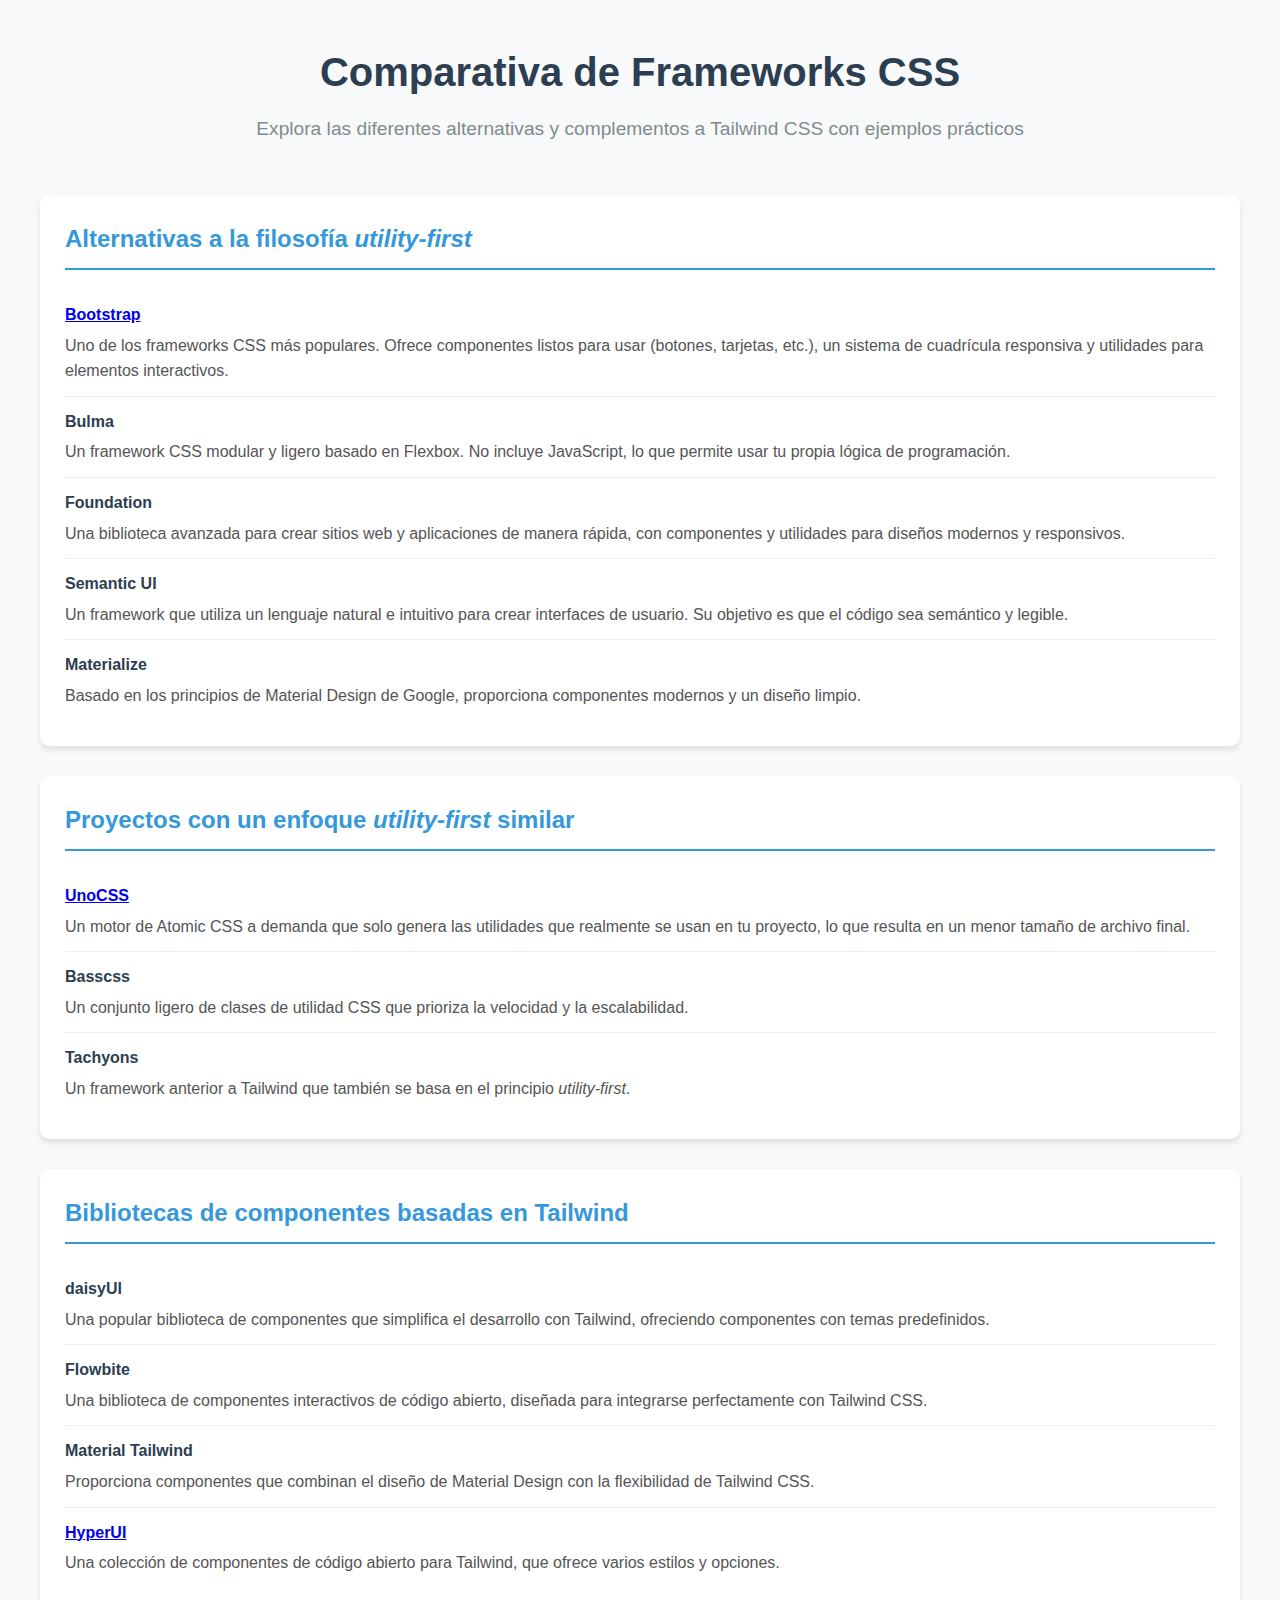
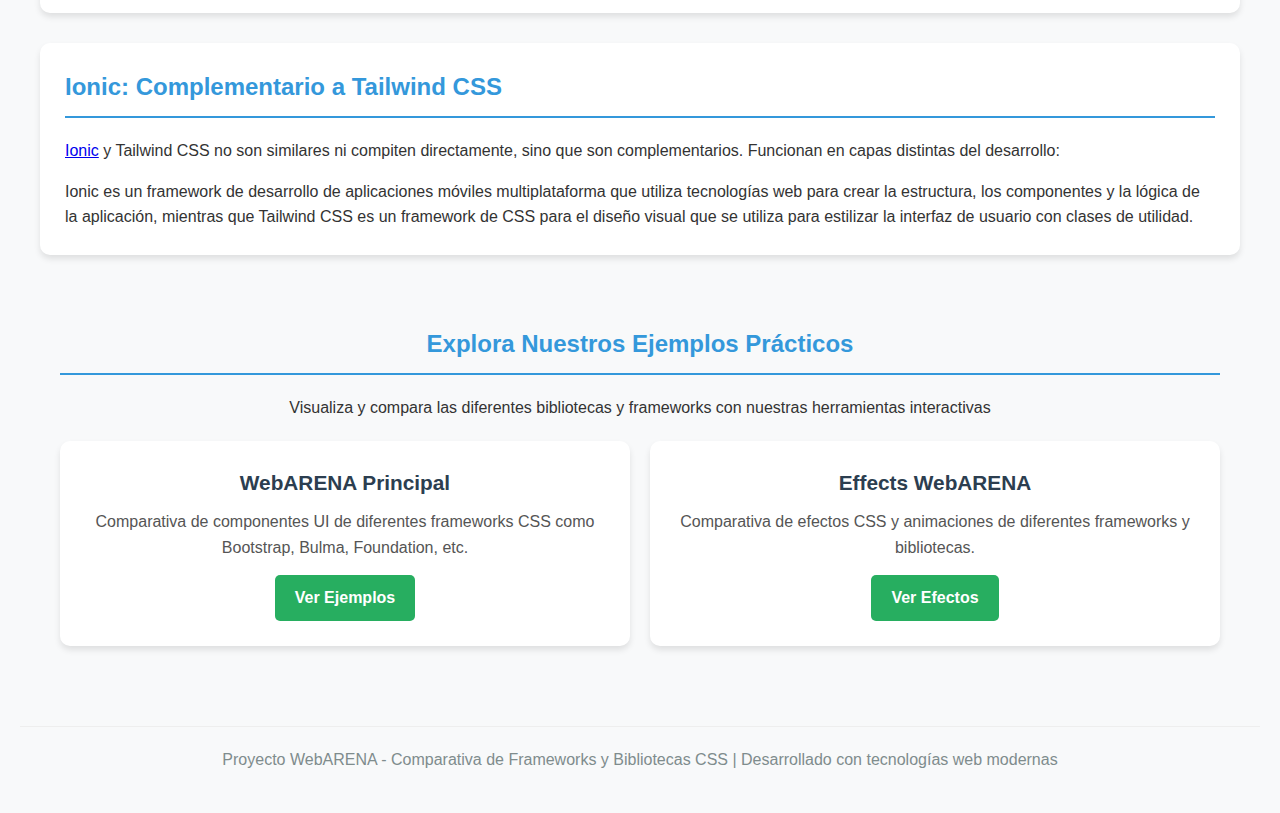
<file: Arena/index.html>
<!DOCTYPE html>
<html lang="es">
<head>
    <meta charset="UTF-8">
    <meta name="viewport" content="width=device-width, initial-scale=1.0">
    <title>Comparativa de Frameworks CSS - WebARENA</title>
    <style>
        * {
            margin: 0;
            padding: 0;
            box-sizing: border-box;
        }
        
        body {
            font-family: 'Segoe UI', Tahoma, Geneva, Verdana, sans-serif;
            line-height: 1.6;
            color: #333;
            background-color: #f8f9fa;
            padding: 20px;
        }
        
        header {
            text-align: center;
            margin-bottom: 30px;
            padding: 20px;
        }
        
        h1 {
            font-size: 2.5rem;
            color: #2c3e50;
            margin-bottom: 10px;
        }
        
        .subtitle {
            font-size: 1.2rem;
            color: #7f8c8d;
            max-width: 800px;
            margin: 0 auto;
        }
        
        .container {
            max-width: 1200px;
            margin: 0 auto;
        }
        
        .section {
            background: white;
            border-radius: 10px;
            box-shadow: 0 4px 6px rgba(0, 0, 0, 0.1);
            padding: 25px;
            margin-bottom: 30px;
        }
        
        h2 {
            color: #3498db;
            border-bottom: 2px solid #3498db;
            padding-bottom: 10px;
            margin-bottom: 20px;
        }
        
        .framework-list {
            list-style: none;
        }
        
        .framework-list li {
            padding: 12px 0;
            border-bottom: 1px solid #eee;
        }
        
        .framework-list li:last-child {
            border-bottom: none;
        }
        
        .framework-name {
            font-weight: bold;
            color: #2c3e50;
        }
        
        .framework-description {
            margin-top: 5px;
            color: #555;
        }
        
        .links {
            margin-top: 15px;
        }
        
        .link-item {
            display: inline-block;
            margin-right: 15px;
            margin-bottom: 10px;
            padding: 8px 15px;
            background-color: #3498db;
            color: white;
            text-decoration: none;
            border-radius: 5px;
            transition: background-color 0.3s;
        }
        
        .link-item:hover {
            background-color: #2980b9;
        }
        
        .examples-section {
            text-align: center;
            padding: 40px 20px;
        }
        
        .examples-grid {
            display: grid;
            grid-template-columns: repeat(auto-fit, minmax(250px, 1fr));
            gap: 20px;
            margin-top: 20px;
        }
        
        .example-card {
            background: white;
            border-radius: 10px;
            box-shadow: 0 4px 6px rgba(0, 0, 0, 0.1);
            padding: 25px;
            transition: transform 0.3s, box-shadow 0.3s;
        }
        
        .example-card:hover {
            transform: translateY(-5px);
            box-shadow: 0 8px 15px rgba(0, 0, 0, 0.2);
        }
        
        .example-title {
            font-size: 1.3rem;
            color: #2c3e50;
            margin-bottom: 10px;
        }
        
        .example-description {
            color: #555;
            margin-bottom: 15px;
        }
        
        .example-link {
            display: inline-block;
            padding: 10px 20px;
            background-color: #27ae60;
            color: white;
            text-decoration: none;
            border-radius: 5px;
            font-weight: bold;
        }
        
        .example-link:hover {
            background-color: #219653;
        }
        
        footer {
            text-align: center;
            margin-top: 40px;
            padding: 20px;
            color: #7f8c8d;
            border-top: 1px solid #eee;
        }
        
        @media (max-width: 768px) {
            .examples-grid {
                grid-template-columns: 1fr;
            }
            
            h1 {
                font-size: 2rem;
            }
        }
    </style>
</head>
<body>
    <header>
        <h1>Comparativa de Frameworks CSS</h1>
        <p class="subtitle">Explora las diferentes alternativas y complementos a Tailwind CSS con ejemplos prácticos</p>
    </header>
    
    <div class="container">
        <section class="section">
            <h2>Alternativas a la filosofía <em>utility-first</em></h2>
            <ul class="framework-list">
                <li>
                    <span class="framework-name"><a href="https://getbootstrap.com/" target="_blank">Bootstrap</a></span>
                    <div class="framework-description">
                        Uno de los frameworks CSS más populares. Ofrece componentes listos para usar (botones, tarjetas, etc.), 
                        un sistema de cuadrícula responsiva y utilidades para elementos interactivos.
                    </div>
                </li>
                <li>
                    <span class="framework-name">Bulma</span>
                    <div class="framework-description">
                        Un framework CSS modular y ligero basado en Flexbox. No incluye JavaScript, 
                        lo que permite usar tu propia lógica de programación.
                    </div>
                </li>
                <li>
                    <span class="framework-name">Foundation</span>
                    <div class="framework-description">
                        Una biblioteca avanzada para crear sitios web y aplicaciones de manera rápida, 
                        con componentes y utilidades para diseños modernos y responsivos.
                    </div>
                </li>
                <li>
                    <span class="framework-name">Semantic UI</span>
                    <div class="framework-description">
                        Un framework que utiliza un lenguaje natural e intuitivo para crear interfaces de usuario. 
                        Su objetivo es que el código sea semántico y legible.
                    </div>
                </li>
                <li>
                    <span class="framework-name">Materialize</span>
                    <div class="framework-description">
                        Basado en los principios de Material Design de Google, proporciona componentes modernos 
                        y un diseño limpio.
                    </div>
                </li>
            </ul>
        </section>
        
        <section class="section">
            <h2>Proyectos con un enfoque <em>utility-first</em> similar</h2>
            <ul class="framework-list">
                <li>
                    <span class="framework-name"><a href="https://unocss.dev/" target="_blank">UnoCSS</a></span>
                    <div class="framework-description">
                        Un motor de Atomic CSS a demanda que solo genera las utilidades que realmente se usan en tu proyecto, 
                        lo que resulta en un menor tamaño de archivo final.
                    </div>
                </li>
                <li>
                    <span class="framework-name">Basscss</span>
                    <div class="framework-description">
                        Un conjunto ligero de clases de utilidad CSS que prioriza la velocidad y la escalabilidad.
                    </div>
                </li>
                <li>
                    <span class="framework-name">Tachyons</span>
                    <div class="framework-description">
                        Un framework anterior a Tailwind que también se basa en el principio <em>utility-first</em>.
                    </div>
                </li>
            </ul>
        </section>
        
        <section class="section">
            <h2>Bibliotecas de componentes basadas en Tailwind</h2>
            <ul class="framework-list">
                <li>
                    <span class="framework-name">daisyUI</span>
                    <div class="framework-description">
                        Una popular biblioteca de componentes que simplifica el desarrollo con Tailwind, 
                        ofreciendo componentes con temas predefinidos.
                    </div>
                </li>
                <li>
                    <span class="framework-name">Flowbite</span>
                    <div class="framework-description">
                        Una biblioteca de componentes interactivos de código abierto, diseñada para integrarse 
                        perfectamente con Tailwind CSS.
                    </div>
                </li>
                <li>
                    <span class="framework-name">Material Tailwind</span>
                    <div class="framework-description">
                        Proporciona componentes que combinan el diseño de Material Design con la flexibilidad de Tailwind CSS.
                    </div>
                </li>
                <li>
                    <span class="framework-name"><a href="https://www.hyperui.dev/" target="_blank">HyperUI</a></span>
                    <div class="framework-description">
                        Una colección de componentes de código abierto para Tailwind, que ofrece varios estilos y opciones.
                    </div>
                </li>
            </ul>
        </section>
        
        <section class="section">
            <h2>Ionic: Complementario a Tailwind CSS</h2>
            <p>
                <a href="https://ionicframework.com/" target="_blank">Ionic</a> y Tailwind CSS no son similares ni compiten directamente, 
                sino que son complementarios. Funcionan en capas distintas del desarrollo:
            </p>
            <p style="margin-top: 15px;">
                Ionic es un framework de desarrollo de aplicaciones móviles multiplataforma que utiliza tecnologías web para crear 
                la estructura, los componentes y la lógica de la aplicación, mientras que Tailwind CSS es un framework de CSS 
                para el diseño visual que se utiliza para estilizar la interfaz de usuario con clases de utilidad.
            </p>
        </section>
        
        <section class="examples-section">
            <h2>Explora Nuestros Ejemplos Prácticos</h2>
            <p>Visualiza y compara las diferentes bibliotecas y frameworks con nuestras herramientas interactivas</p>
            
            <div class="examples-grid">
                <div class="example-card">
                    <h3 class="example-title">WebARENA Principal</h3>
                    <p class="example-description">
                        Comparativa de componentes UI de diferentes frameworks CSS como Bootstrap, Bulma, Foundation, etc.
                    </p>
                    <a href="./WebARENA/index.html" class="example-link" target="_blank">Ver Ejemplos</a>
                </div>
                
                <div class="example-card">
                    <h3 class="example-title">Effects WebARENA</h3>
                    <p class="example-description">
                        Comparativa de efectos CSS y animaciones de diferentes frameworks y bibliotecas.
                    </p>
                    <a href="./EffectsWebARENA/index.html" class="example-link" target="_blank">Ver Efectos</a>
                </div>
            </div>
        </section>
    </div>
    
    <footer>
        <p>Proyecto WebARENA - Comparativa de Frameworks y Bibliotecas CSS | Desarrollado con tecnologías web modernas</p>
    </footer>
</body>
</html>
</file>
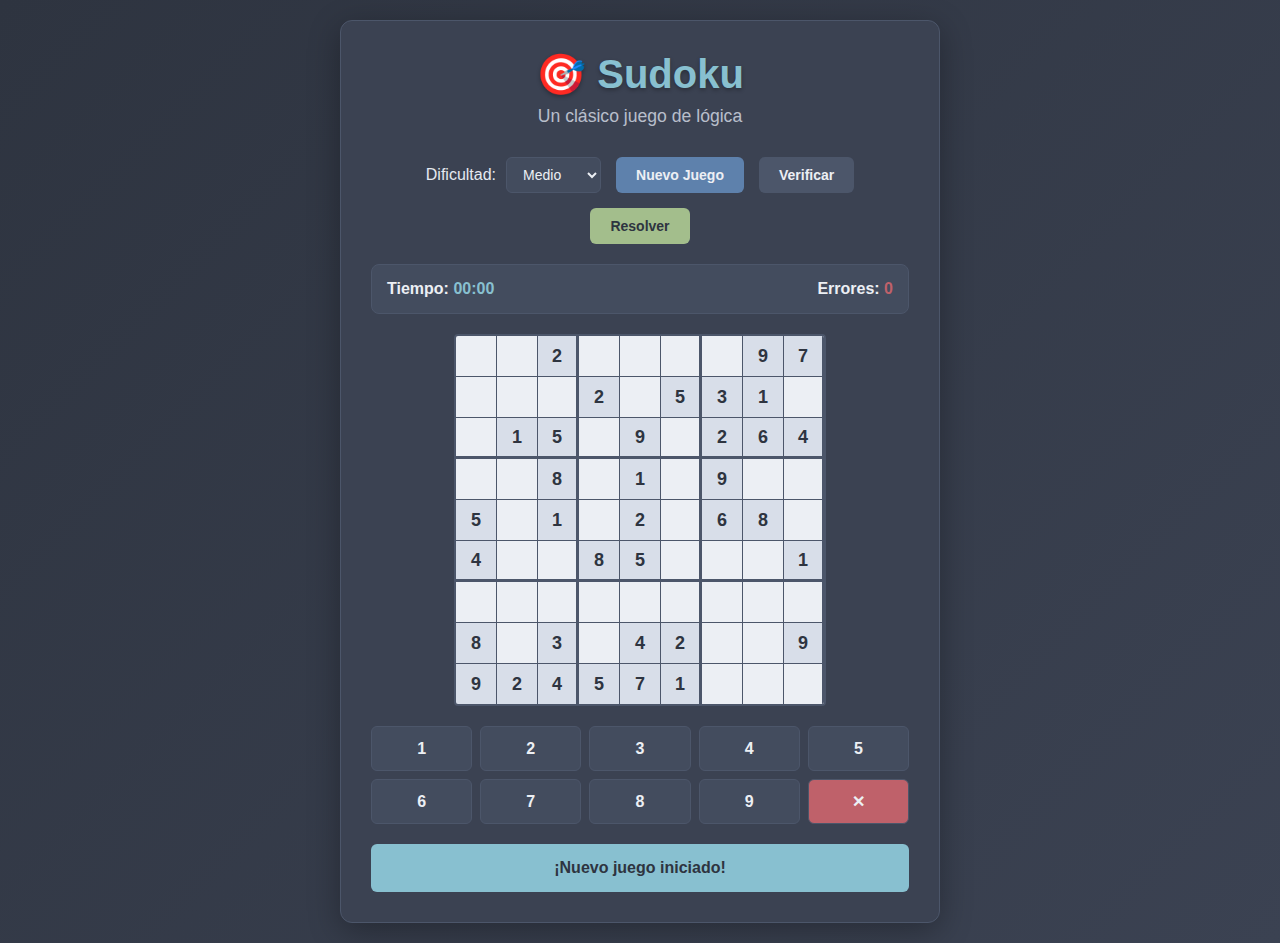
<file: sudoku-nord/index.html>
<!DOCTYPE html>
<html lang="es">
<head>
    <meta charset="UTF-8">
    <meta name="viewport" content="width=device-width, initial-scale=1.0">
    <title>Sudoku - Tema Nord</title>
    <link rel="stylesheet" href="style.css">
</head>
<body>
    <div class="container">
        <header class="header">
            <h1>🎯 Sudoku</h1>
            <p class="subtitle">Un clásico juego de lógica</p>
        </header>

        <div class="game-controls">
            <div class="difficulty-selector">
                <label for="difficulty">Dificultad:</label>
                <select id="difficulty">
                    <option value="easy">Fácil</option>
                    <option value="medium" selected>Medio</option>
                    <option value="hard">Difícil</option>
                    <option value="expert">Experto</option>
                </select>
            </div>
            <button id="new-game" class="btn btn-primary">Nuevo Juego</button>
            <button id="check-solution" class="btn btn-secondary">Verificar</button>
            <button id="solve" class="btn btn-tertiary">Resolver</button>
        </div>

        <div class="game-info">
            <div class="timer">
                <span>Tiempo: </span>
                <span id="time">00:00</span>
            </div>
            <div class="mistakes">
                <span>Errores: </span>
                <span id="mistakes-count">0</span>
            </div>
        </div>

        <div class="sudoku-container">
            <div id="sudoku-board" class="sudoku-board"></div>
        </div>

        <div class="number-selector">
            <button class="number-btn" data-number="1">1</button>
            <button class="number-btn" data-number="2">2</button>
            <button class="number-btn" data-number="3">3</button>
            <button class="number-btn" data-number="4">4</button>
            <button class="number-btn" data-number="5">5</button>
            <button class="number-btn" data-number="6">6</button>
            <button class="number-btn" data-number="7">7</button>
            <button class="number-btn" data-number="8">8</button>
            <button class="number-btn" data-number="9">9</button>
            <button class="number-btn clear" data-number="0">✕</button>
        </div>

        <div class="message" id="message"></div>
    </div>

    <script src="script.js"></script>
</body>
</html>
</file>
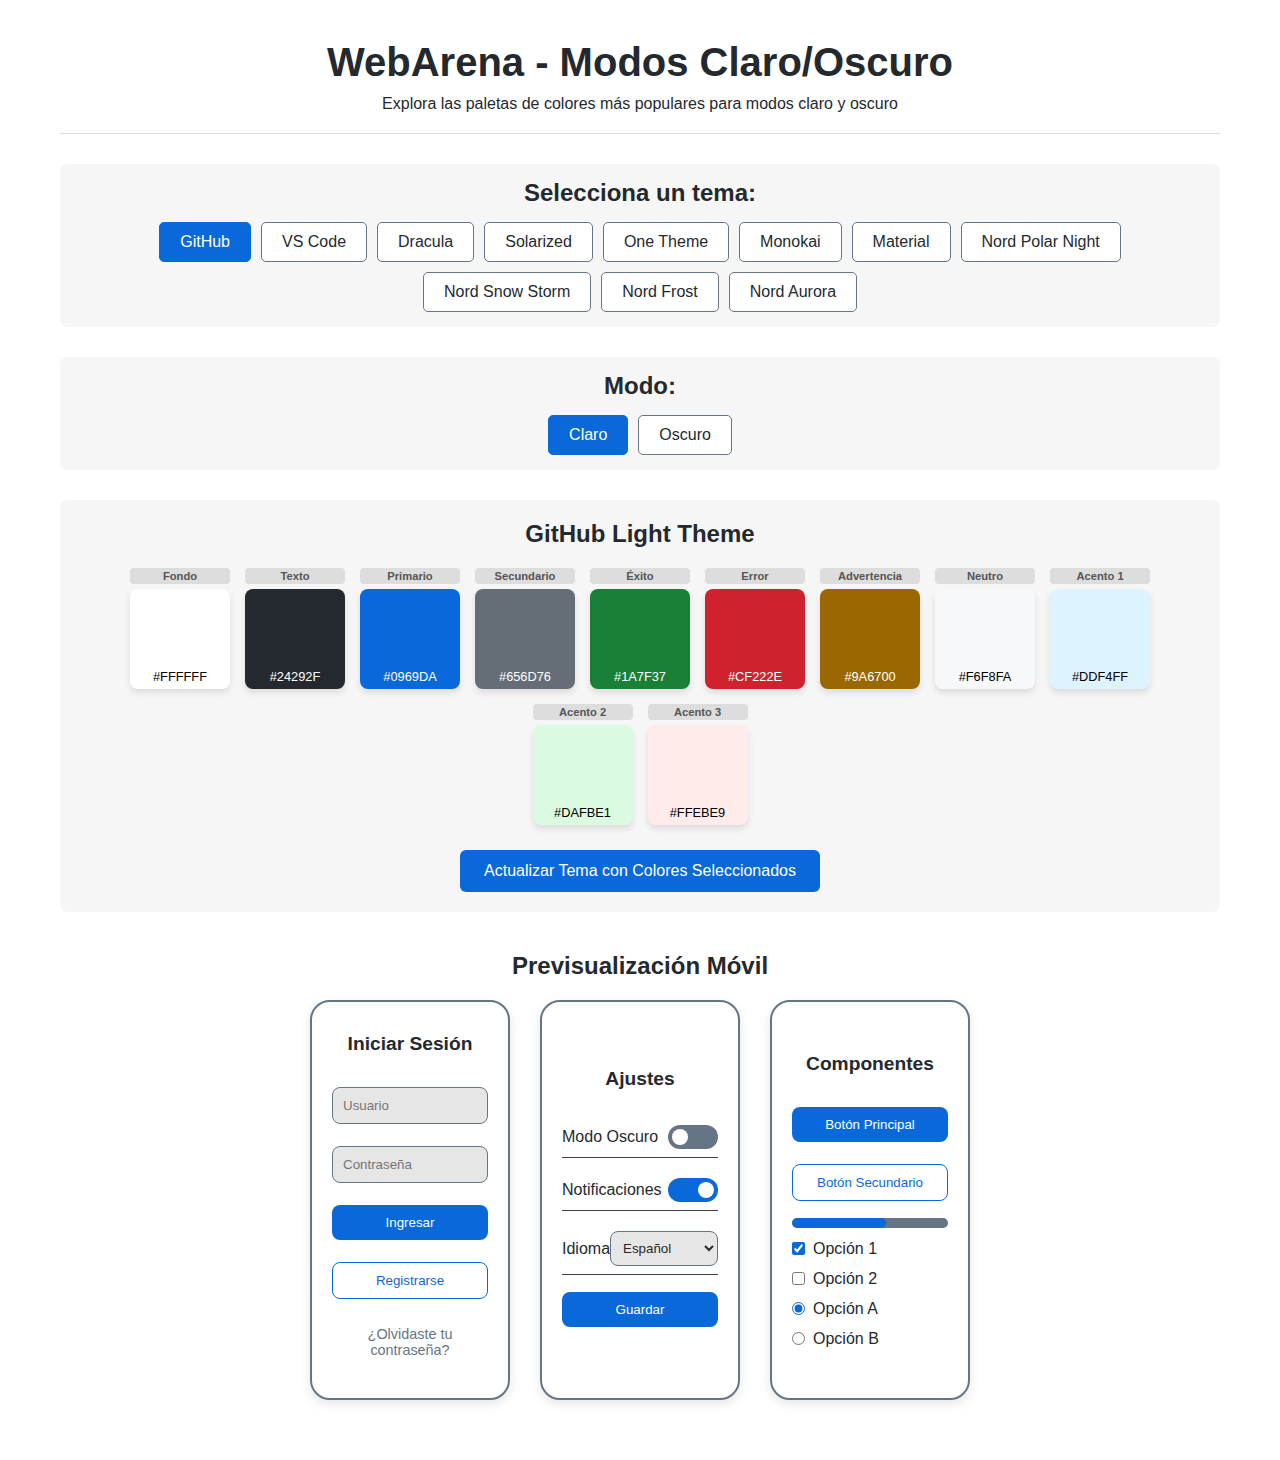
<file: themes/index.html>
<!DOCTYPE html>
<html lang="es">
<head>
    <meta charset="UTF-8">
    <meta name="viewport" content="width=device-width, initial-scale=1.0">
    <title>WebArena - Modos Claro/Oscuro</title>
    <link rel="stylesheet" href="styles.css">
</head>
<body>
    <div class="container">
        <header>
            <h1>WebArena - Modos Claro/Oscuro</h1>
            <p>Explora las paletas de colores más populares para modos claro y oscuro</p>
        </header>

        <div class="theme-selector">
            <h2>Selecciona un tema:</h2>
            <div class="theme-buttons">
                <button class="theme-btn active" data-theme="github">GitHub</button>
                <button class="theme-btn" data-theme="vscode">VS Code</button>
                <button class="theme-btn" data-theme="dracula">Dracula</button>
                <button class="theme-btn" data-theme="solarized">Solarized</button>
                <button class="theme-btn" data-theme="one">One Theme</button>
                <button class="theme-btn" data-theme="monokai">Monokai</button>
                <button class="theme-btn" data-theme="material">Material</button>
                <button class="theme-btn" data-theme="nord_polar_night">Nord Polar Night</button>
                <button class="theme-btn" data-theme="nord_snow_storm">Nord Snow Storm</button>
                <button class="theme-btn" data-theme="nord_frost">Nord Frost</button>
                <button class="theme-btn" data-theme="nord_aurora">Nord Aurora</button>
            </div>
        </div>

        <div class="mode-selector">
            <h2>Modo:</h2>
            <div class="mode-buttons">
                <button class="mode-btn active" data-mode="light">Claro</button>
                <button class="mode-btn" data-mode="dark">Oscuro</button>
            </div>
        </div>

        <main class="palette-display">
            <h2 id="current-theme">GitHub Light Theme</h2>
            <div class="color-palette">
                <!-- Color boxes will be populated by JavaScript -->
            </div>
            <button id="updateThemeBtn" class="update-theme-btn">Actualizar Tema con Colores Seleccionados</button>
        </main>

        <section class="mobile-preview">
            <h2>Previsualización Móvil</h2>
            <div class="mobile-container">
                <div class="mobile-screen login-screen">
                    <div class="mobile-content">
                        <h3>Iniciar Sesión</h3>
                        <input type="text" placeholder="Usuario" class="mobile-input">
                        <input type="password" placeholder="Contraseña" class="mobile-input">
                        <button class="mobile-btn primary-btn">Ingresar</button>
                        <button class="mobile-btn secondary-btn">Registrarse</button>
                        <p class="mobile-text">¿Olvidaste tu contraseña?</p>
                    </div>
                </div>
                <div class="mobile-screen settings-screen">
                    <div class="mobile-content">
                        <h3>Ajustes</h3>
                        <div class="setting-option">
                            <span>Modo Oscuro</span>
                            <div class="toggle-switch">
                                <input type="checkbox" id="darkModeToggle">
                                <label for="darkModeToggle"></label>
                            </div>
                        </div>
                        <div class="setting-option">
                            <span>Notificaciones</span>
                            <div class="toggle-switch">
                                <input type="checkbox" id="notificationToggle" checked>
                                <label for="notificationToggle"></label>
                            </div>
                        </div>
                        <div class="setting-option">
                            <span>Idioma</span>
                            <select class="mobile-select">
                                <option>Español</option>
                                <option>English</option>
                                <option>Français</option>
                            </select>
                        </div>
                        <button class="mobile-btn primary-btn">Guardar</button>
                    </div>
                </div>
                <div class="mobile-screen components-screen">
                    <div class="mobile-content">
                        <h3>Componentes</h3>
                        <button class="mobile-btn primary-btn">Botón Principal</button>
                        <button class="mobile-btn secondary-btn">Botón Secundario</button>
                        <div class="progress-container">
                            <div class="progress-bar" style="width: 60%;"></div>
                        </div>
                        <div class="checkbox-group">
                            <input type="checkbox" id="check1" checked>
                            <label for="check1">Opción 1</label>
                        </div>
                        <div class="checkbox-group">
                            <input type="checkbox" id="check2">
                            <label for="check2">Opción 2</label>
                        </div>
                        <div class="radio-group">
                            <input type="radio" id="radio1" name="radio" checked>
                            <label for="radio1">Opción A</label>
                        </div>
                        <div class="radio-group">
                            <input type="radio" id="radio2" name="radio">
                            <label for="radio2">Opción B</label>
                        </div>
                    </div>
                </div>
            </div>
        </section>

        <div class="color-picker-container" id="colorPickerContainer">
            <h3>Selecciona un nuevo color:</h3>
            <div class="color-options" id="colorOptions">
                <!-- Color options will be populated by JavaScript -->
            </div>
            <div class="custom-color-picker">
                <input type="color" id="customColorPicker">
                <button id="applyCustomColor">Aplicar Color</button>
                <button id="resetColor">Restaurar Color</button>
            </div>
        </div>
    </div>

    <script src="script.js"></script>
</body>
</html>
</file>
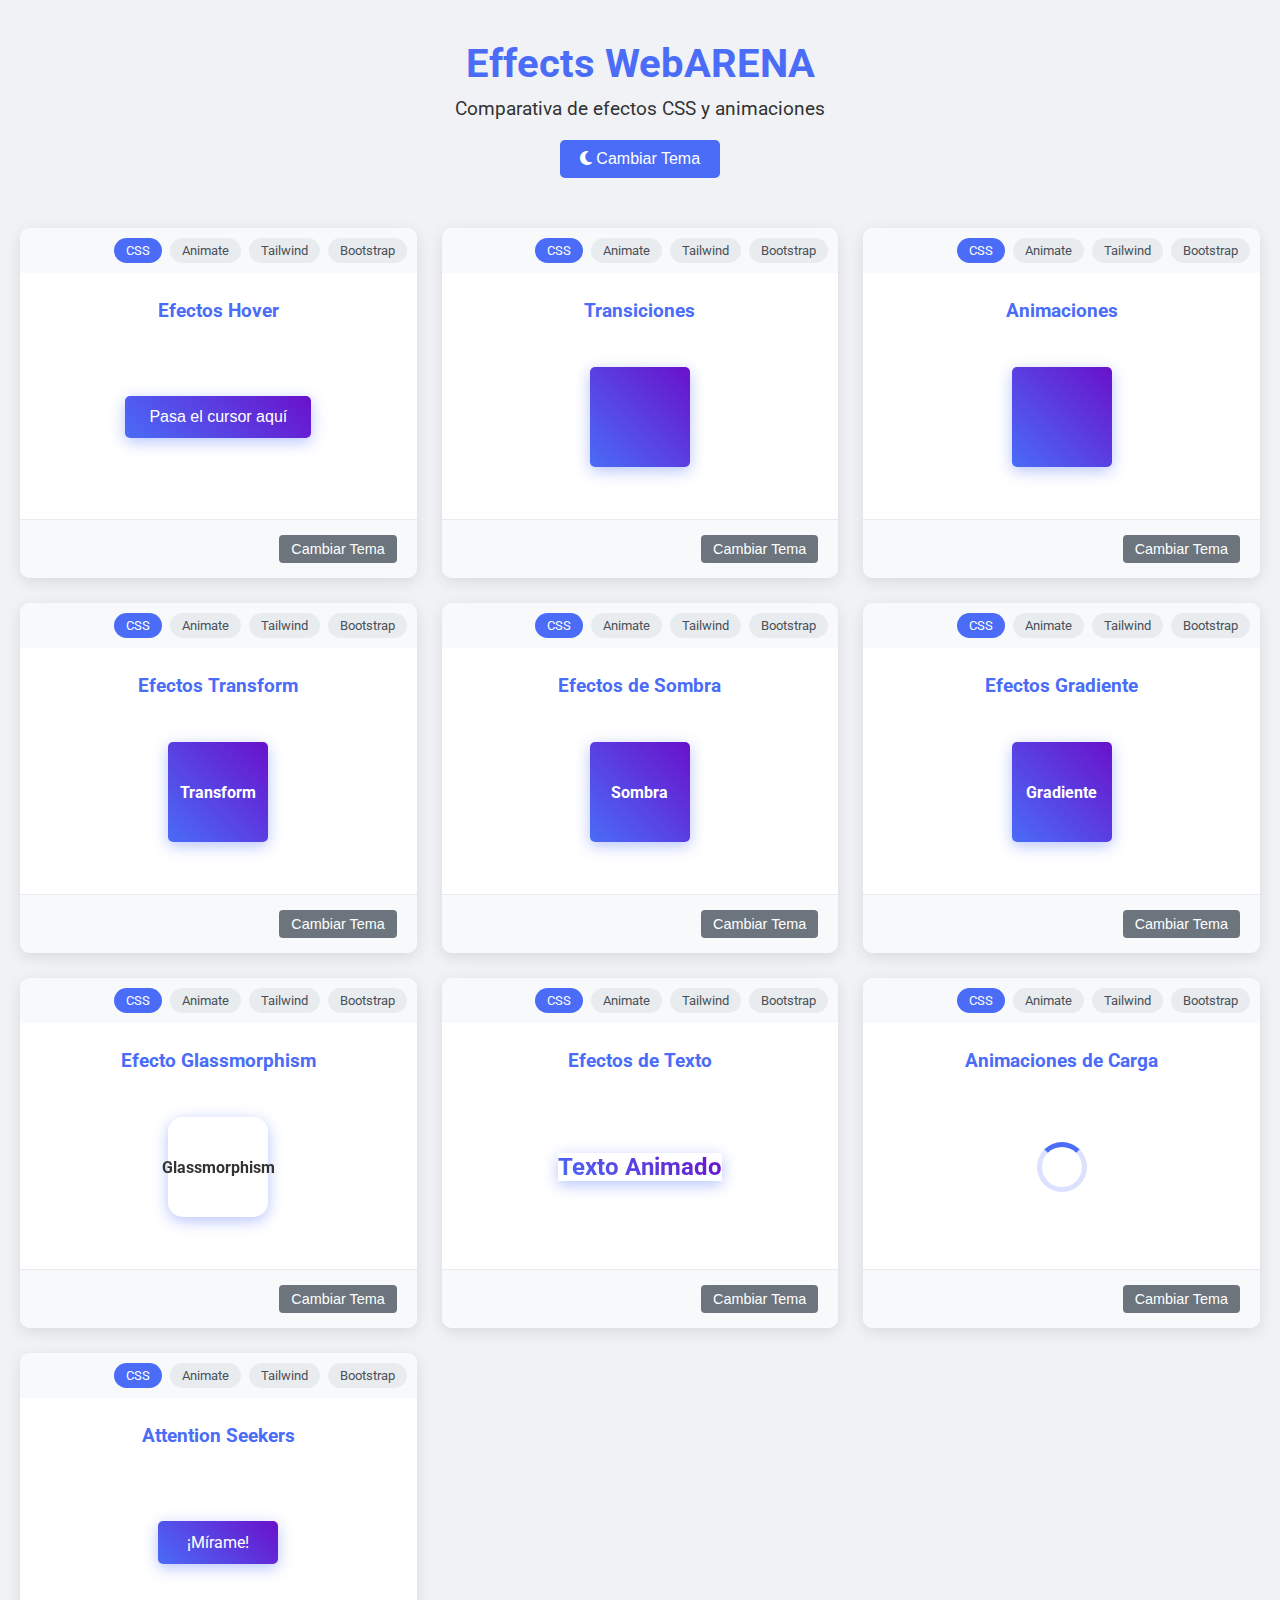
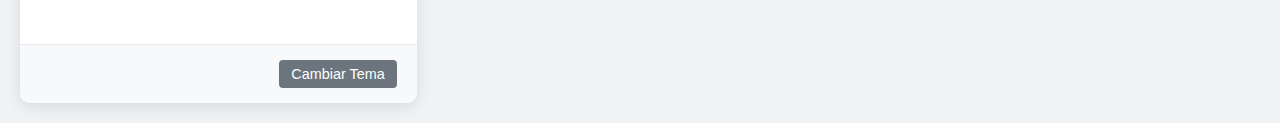
<file: Arena/EffectsWebARENA/index.html>
<!DOCTYPE html>
<html lang="es">
<head>
    <meta charset="UTF-8">
    <meta name="viewport" content="width=device-width, initial-scale=1.0">
    <title>Effects WebARENA - Comparación de Efectos CSS</title>
    <link rel="stylesheet" href="styles.css">
    <link href="https://fonts.googleapis.com/css2?family=Roboto:wght@400;500;700&display=swap" rel="stylesheet">
    <link rel="stylesheet" href="https://cdnjs.cloudflare.com/ajax/libs/font-awesome/6.4.0/css/all.min.css">
</head>
<body>
    <div class="header">
        <h1>Effects WebARENA</h1>
        <p>Comparativa de efectos CSS y animaciones</p>
        <button id="theme-toggle" class="theme-toggle">
            <i class="fas fa-moon"></i> Cambiar Tema
        </button>
    </div>
    
    <div class="container">
        <!-- Hover Effects Card -->
        <div class="card" id="hover-card">
            <div class="framework-icons">
                <span class="framework-icon active" data-framework="default">CSS</span>
                <span class="framework-icon" data-framework="animate">Animate</span>
                <span class="framework-icon" data-framework="tailwind">Tailwind</span>
                <span class="framework-icon" data-framework="bootstrap">Bootstrap</span>
            </div>
            <div class="card-content">
                <h3>Efectos Hover</h3>
                <div class="effect-example">
                    <button class="hover-button effect-btn">Pasa el cursor aquí</button>
                </div>
            </div>
            <div class="card-footer">
                <button class="theme-btn">Cambiar Tema</button>
            </div>
        </div>

        <!-- Transitions Card -->
        <div class="card" id="transition-card">
            <div class="framework-icons">
                <span class="framework-icon active" data-framework="default">CSS</span>
                <span class="framework-icon" data-framework="animate">Animate</span>
                <span class="framework-icon" data-framework="tailwind">Tailwind</span>
                <span class="framework-icon" data-framework="bootstrap">Bootstrap</span>
            </div>
            <div class="card-content">
                <h3>Transiciones</h3>
                <div class="effect-example">
                    <div class="transition-box effect-box"></div>
                </div>
            </div>
            <div class="card-footer">
                <button class="theme-btn">Cambiar Tema</button>
            </div>
        </div>

        <!-- Animations Card -->
        <div class="card" id="animation-card">
            <div class="framework-icons">
                <span class="framework-icon active" data-framework="default">CSS</span>
                <span class="framework-icon" data-framework="animate">Animate</span>
                <span class="framework-icon" data-framework="tailwind">Tailwind</span>
                <span class="framework-icon" data-framework="bootstrap">Bootstrap</span>
            </div>
            <div class="card-content">
                <h3>Animaciones</h3>
                <div class="effect-example">
                    <div class="animated-element effect-box"></div>
                </div>
            </div>
            <div class="card-footer">
                <button class="theme-btn">Cambiar Tema</button>
            </div>
        </div>

        <!-- Transform Card -->
        <div class="card" id="transform-card">
            <div class="framework-icons">
                <span class="framework-icon active" data-framework="default">CSS</span>
                <span class="framework-icon" data-framework="animate">Animate</span>
                <span class="framework-icon" data-framework="tailwind">Tailwind</span>
                <span class="framework-icon" data-framework="bootstrap">Bootstrap</span>
            </div>
            <div class="card-content">
                <h3>Efectos Transform</h3>
                <div class="effect-example">
                    <div class="transform-element effect-box">Transform</div>
                </div>
            </div>
            <div class="card-footer">
                <button class="theme-btn">Cambiar Tema</button>
            </div>
        </div>

        <!-- Shadows Card -->
        <div class="card" id="shadow-card">
            <div class="framework-icons">
                <span class="framework-icon active" data-framework="default">CSS</span>
                <span class="framework-icon" data-framework="animate">Animate</span>
                <span class="framework-icon" data-framework="tailwind">Tailwind</span>
                <span class="framework-icon" data-framework="bootstrap">Bootstrap</span>
            </div>
            <div class="card-content">
                <h3>Efectos de Sombra</h3>
                <div class="effect-example">
                    <div class="shadow-element effect-box">Sombra</div>
                </div>
            </div>
            <div class="card-footer">
                <button class="theme-btn">Cambiar Tema</button>
            </div>
        </div>

        <!-- Gradient Card -->
        <div class="card" id="gradient-card">
            <div class="framework-icons">
                <span class="framework-icon active" data-framework="default">CSS</span>
                <span class="framework-icon" data-framework="animate">Animate</span>
                <span class="framework-icon" data-framework="tailwind">Tailwind</span>
                <span class="framework-icon" data-framework="bootstrap">Bootstrap</span>
            </div>
            <div class="card-content">
                <h3>Efectos Gradiente</h3>
                <div class="effect-example">
                    <div class="gradient-element effect-box">Gradiente</div>
                </div>
            </div>
            <div class="card-footer">
                <button class="theme-btn">Cambiar Tema</button>
            </div>
        </div>

        <!-- Glassmorphism Card -->
        <div class="card" id="glass-card">
            <div class="framework-icons">
                <span class="framework-icon active" data-framework="default">CSS</span>
                <span class="framework-icon" data-framework="animate">Animate</span>
                <span class="framework-icon" data-framework="tailwind">Tailwind</span>
                <span class="framework-icon" data-framework="bootstrap">Bootstrap</span>
            </div>
            <div class="card-content">
                <h3>Efecto Glassmorphism</h3>
                <div class="effect-example">
                    <div class="glass-element effect-box">Glassmorphism</div>
                </div>
            </div>
            <div class="card-footer">
                <button class="theme-btn">Cambiar Tema</button>
            </div>
        </div>

        <!-- Text Effects Card -->
        <div class="card" id="text-card">
            <div class="framework-icons">
                <span class="framework-icon active" data-framework="default">CSS</span>
                <span class="framework-icon" data-framework="animate">Animate</span>
                <span class="framework-icon" data-framework="tailwind">Tailwind</span>
                <span class="framework-icon" data-framework="bootstrap">Bootstrap</span>
            </div>
            <div class="card-content">
                <h3>Efectos de Texto</h3>
                <div class="effect-example">
                    <div class="text-effect">Texto Animado</div>
                </div>
            </div>
            <div class="card-footer">
                <button class="theme-btn">Cambiar Tema</button>
            </div>
        </div>

        <!-- Loading Animations Card -->
        <div class="card" id="loading-card">
            <div class="framework-icons">
                <span class="framework-icon active" data-framework="default">CSS</span>
                <span class="framework-icon" data-framework="animate">Animate</span>
                <span class="framework-icon" data-framework="tailwind">Tailwind</span>
                <span class="framework-icon" data-framework="bootstrap">Bootstrap</span>
            </div>
            <div class="card-content">
                <h3>Animaciones de Carga</h3>
                <div class="effect-example">
                    <div class="loading-spinner"></div>
                </div>
            </div>
            <div class="card-footer">
                <button class="theme-btn">Cambiar Tema</button>
            </div>
        </div>

        <!-- Attention Seekers Card -->
        <div class="card" id="attention-card">
            <div class="framework-icons">
                <span class="framework-icon active" data-framework="default">CSS</span>
                <span class="framework-icon" data-framework="animate">Animate</span>
                <span class="framework-icon" data-framework="tailwind">Tailwind</span>
                <span class="framework-icon" data-framework="bootstrap">Bootstrap</span>
            </div>
            <div class="card-content">
                <h3>Attention Seekers</h3>
                <div class="effect-example">
                    <div class="attention-element effect-btn">¡Mírame!</div>
                </div>
            </div>
            <div class="card-footer">
                <button class="theme-btn">Cambiar Tema</button>
            </div>
        </div>
    </div>

    <script src="script.js"></script>
</body>
</html>
</file>
<file: sudoku-nord/style.css>
/* Tema Nord - https://www.nordtheme.com/ */
:root {
    /* Colores Nord */
    --nord0: #2e3440;    /* Polar Night - más oscuro */
    --nord1: #3b4252;    /* Polar Night */
    --nord2: #434c5e;    /* Polar Night - más claro */
    --nord3: #4c566a;    /* Polar Night - más claro aún */
    --nord4: #d8dee9;    /* Snow Storm - más oscuro */
    --nord5: #e5e9f0;    /* Snow Storm */
    --nord6: #eceff4;    /* Snow Storm - más claro */
    --nord7: #8fbcbb;    /* Frost */
    --nord8: #88c0d0;    /* Frost */
    --nord9: #81a1c1;    /* Frost */
    --nord10: #5e81ac;   /* Frost */
    --nord11: #bf616a;   /* Aurora - rojo */
    --nord12: #d08770;   /* Aurora - naranja */
    --nord13: #ebcb8b;   /* Aurora - amarillo */
    --nord14: #a3be8c;   /* Aurora - verde */
    --nord15: #b48ead;   /* Aurora - púrpura */
}

* {
    margin: 0;
    padding: 0;
    box-sizing: border-box;
}

body {
    font-family: 'Segoe UI', Tahoma, Geneva, Verdana, sans-serif;
    background: linear-gradient(135deg, var(--nord0), var(--nord1));
    color: var(--nord6);
    min-height: 100vh;
    padding: 20px;
}

.container {
    max-width: 600px;
    margin: 0 auto;
    background: var(--nord1);
    border-radius: 12px;
    padding: 30px;
    box-shadow: 0 8px 32px rgba(0, 0, 0, 0.3);
    border: 1px solid var(--nord3);
}

.header {
    text-align: center;
    margin-bottom: 30px;
}

.header h1 {
    font-size: 2.5em;
    color: var(--nord8);
    margin-bottom: 8px;
    text-shadow: 0 2px 4px rgba(0, 0, 0, 0.3);
}

.subtitle {
    color: var(--nord4);
    font-size: 1.1em;
    opacity: 0.8;
}

.game-controls {
    display: flex;
    flex-wrap: wrap;
    gap: 15px;
    margin-bottom: 20px;
    align-items: center;
    justify-content: center;
}

.difficulty-selector {
    display: flex;
    align-items: center;
    gap: 10px;
}

.difficulty-selector label {
    color: var(--nord5);
    font-weight: 500;
}

.difficulty-selector select {
    background: var(--nord2);
    color: var(--nord6);
    border: 1px solid var(--nord3);
    border-radius: 6px;
    padding: 8px 12px;
    font-size: 14px;
    outline: none;
    transition: all 0.3s ease;
}

.difficulty-selector select:focus {
    border-color: var(--nord8);
    box-shadow: 0 0 0 2px rgba(136, 192, 208, 0.2);
}

.btn {
    padding: 10px 20px;
    border: none;
    border-radius: 6px;
    font-weight: 600;
    cursor: pointer;
    transition: all 0.3s ease;
    font-size: 14px;
}

.btn-primary {
    background: var(--nord10);
    color: var(--nord6);
}

.btn-primary:hover {
    background: var(--nord9);
    transform: translateY(-1px);
}

.btn-secondary {
    background: var(--nord3);
    color: var(--nord6);
}

.btn-secondary:hover {
    background: var(--nord2);
    transform: translateY(-1px);
}

.btn-tertiary {
    background: var(--nord14);
    color: var(--nord0);
}

.btn-tertiary:hover {
    background: #8aaf7a;
    transform: translateY(-1px);
}

.game-info {
    display: flex;
    justify-content: space-between;
    margin-bottom: 20px;
    background: var(--nord2);
    padding: 15px;
    border-radius: 8px;
    border: 1px solid var(--nord3);
}

.game-info div {
    font-weight: 600;
}

#time {
    color: var(--nord8);
}

#mistakes-count {
    color: var(--nord11);
}

.sudoku-container {
    display: flex;
    justify-content: center;
    margin-bottom: 20px;
}

.sudoku-board {
    display: grid;
    grid-template-columns: repeat(9, 1fr);
    gap: 1px;
    background: var(--nord3);
    border: 2px solid var(--nord3);
    border-radius: 4px;
    overflow: hidden;
}

.cell {
    width: 40px;
    height: 40px;
    background: var(--nord6);
    display: flex;
    align-items: center;
    justify-content: center;
    font-size: 18px;
    font-weight: 600;
    cursor: pointer;
    transition: all 0.2s ease;
    color: var(--nord0);
    border: none;
    outline: none;
}

.cell:hover {
    background: var(--nord5);
}

.cell:focus {
    background: var(--nord8);
    color: var(--nord0);
}

.cell.given {
    background: var(--nord4);
    color: var(--nord0);
    font-weight: 700;
    cursor: default;
}

.cell.given:hover {
    background: var(--nord4);
}

.cell.error {
    background: var(--nord11);
    color: var(--nord6);
}

.cell.selected {
    background: var(--nord9);
    color: var(--nord6);
}

.cell.highlighted {
    background: var(--nord7);
}

/* Bordes de las cajas 3x3 */
.cell:nth-child(3n) {
    border-right: 2px solid var(--nord3);
}

.cell:nth-child(n+19):nth-child(-n+27),
.cell:nth-child(n+46):nth-child(-n+54) {
    border-bottom: 2px solid var(--nord3);
}

.number-selector {
    display: grid;
    grid-template-columns: repeat(5, 1fr);
    gap: 8px;
    margin-bottom: 20px;
}

.number-btn {
    width: 100%;
    height: 45px;
    background: var(--nord2);
    color: var(--nord6);
    border: 1px solid var(--nord3);
    border-radius: 6px;
    font-size: 16px;
    font-weight: 600;
    cursor: pointer;
    transition: all 0.3s ease;
}

.number-btn:hover {
    background: var(--nord3);
    transform: translateY(-1px);
}

.number-btn:active {
    transform: translateY(0);
}

.number-btn.clear {
    background: var(--nord11);
    color: var(--nord6);
}

.number-btn.clear:hover {
    background: #a8555f;
}

.message {
    text-align: center;
    padding: 15px;
    border-radius: 6px;
    font-weight: 600;
    margin-top: 10px;
    opacity: 0;
    transition: opacity 0.3s ease;
}

.message.show {
    opacity: 1;
}

.message.success {
    background: var(--nord14);
    color: var(--nord0);
}

.message.error {
    background: var(--nord11);
    color: var(--nord6);
}

.message.info {
    background: var(--nord8);
    color: var(--nord0);
}

/* Responsive */
@media (max-width: 600px) {
    .container {
        padding: 20px;
        margin: 10px;
    }
    
    .game-controls {
        flex-direction: column;
        align-items: stretch;
    }
    
    .difficulty-selector {
        justify-content: space-between;
    }
    
    .cell {
        width: 35px;
        height: 35px;
        font-size: 16px;
    }
    
    .number-btn {
        height: 40px;
        font-size: 14px;
    }
}

@media (max-width: 400px) {
    .cell {
        width: 30px;
        height: 30px;
        font-size: 14px;
    }
    
    .header h1 {
        font-size: 2em;
    }
}
</file>
<file: themes/styles.css>
* {
    margin: 0;
    padding: 0;
    box-sizing: border-box;
}

body {
    font-family: 'Segoe UI', Tahoma, Geneva, Verdana, sans-serif;
    background-color: #f0f0f0;
    color: #333;
    transition: background-color 0.3s, color 0.3s;
}

body.dark-mode {
    background-color: #1a1a1a;
    color: #f0f0f0;
}

.container {
    max-width: 1200px;
    margin: 0 auto;
    padding: 20px;
}

header {
    text-align: center;
    margin-bottom: 30px;
    padding: 20px;
    border-bottom: 1px solid #ddd;
}

body.dark-mode header {
    border-bottom: 1px solid #444;
}

header h1 {
    font-size: 2.5rem;
    margin-bottom: 10px;
    color: #24292e;
}

body.dark-mode header h1 {
    color: #e6e6e6;
}

.theme-selector, .mode-selector {
    display: flex;
    flex-direction: column;
    align-items: center;
    margin-bottom: 30px;
    padding: 15px;
    background-color: #f8f9fa;
    border-radius: 8px;
}

body.dark-mode .theme-selector, 
body.dark-mode .mode-selector {
    background-color: #2d2d2d;
}

.theme-selector h2, .mode-selector h2 {
    margin-bottom: 15px;
    color: #24292e;
}

body.dark-mode .theme-selector h2, 
body.dark-mode .mode-selector h2 {
    color: #f0f0f0;
}

.theme-buttons, .mode-buttons {
    display: flex;
    gap: 10px;
    flex-wrap: wrap;
    justify-content: center;
}

.theme-btn, .mode-btn {
    padding: 10px 20px;
    border: 1px solid #d1d5da;
    background-color: #fff;
    border-radius: 5px;
    cursor: pointer;
    font-size: 1rem;
    transition: all 0.2s;
}

body.dark-mode .theme-btn, 
body.dark-mode .mode-btn {
    border: 1px solid #444;
    background-color: #333;
    color: #f0f0f0;
}

.theme-btn:hover, .mode-btn:hover {
    background-color: #e9ecef;
}

body.dark-mode .theme-btn:hover, 
body.dark-mode .mode-btn:hover {
    background-color: #444;
}

.theme-btn.active, .mode-btn.active {
    background-color: #0969da;
    color: white;
    border-color: #0969da;
}

body.dark-mode .theme-btn.active, 
body.dark-mode .mode-btn.active {
    background-color: #0a66c2;
    border-color: #0a66c2;
}

.palette-display {
    text-align: center;
    margin: 30px 0;
    padding: 20px;
    background-color: #f8f9fa;
    border-radius: 8px;
}

body.dark-mode .palette-display {
    background-color: #2d2d2d;
}

.palette-display h2 {
    margin-bottom: 20px;
    color: #24292e;
}

body.dark-mode .palette-display h2 {
    color: #f0f0f0;
}

.color-palette {
    display: flex;
    flex-wrap: wrap;
    justify-content: center;
    gap: 15px;
    margin-top: 20px;
}

.update-theme-btn {
    margin-top: 25px;
    padding: 12px 24px;
    background-color: #0969da;
    color: white;
    border: none;
    border-radius: 6px;
    cursor: pointer;
    font-size: 1rem;
    font-weight: 500;
    transition: background-color 0.2s;
}

.update-theme-btn:hover {
    background-color: #0a66c2;
}

body.dark-mode .update-theme-btn {
    background-color: #0a66c2;
}

body.dark-mode .update-theme-btn:hover {
    background-color: #0b5fb0;
}

/* Mobile preview section */
.mobile-preview {
    margin: 40px 0;
    text-align: center;
}

.mobile-preview h2 {
    margin-bottom: 20px;
    color: #24292e;
}

body.dark-mode .mobile-preview h2 {
    color: #f0f0f0;
}

.mobile-container {
    display: flex;
    justify-content: center;
    gap: 30px;
    flex-wrap: wrap;
}

.mobile-screen {
    width: 200px;
    height: 400px;
    background-color: #f8f9fa;
    border: 2px solid #dee2e6;
    border-radius: 20px;
    position: relative;
    overflow: hidden;
    box-shadow: 0 4px 12px rgba(0, 0, 0, 0.1);
}

body.dark-mode .mobile-screen {
    background-color: #2d2d2d;
    border-color: #444;
}

.mobile-content {
    padding: 20px;
    height: 100%;
    display: flex;
    flex-direction: column;
    align-items: center;
    justify-content: center;
    gap: 12px;
}

.mobile-content h3 {
    margin: 0 0 15px 0;
    font-size: 1.2rem;
    align-self: stretch;
    text-align: center;
}

.mobile-input {
    width: 100%;
    padding: 10px;
    margin: 5px 0;
    border: 1px solid #ced4da;
    border-radius: 8px;
    background-color: #ffffff;
    color: #000;
}

body.dark-mode .mobile-input {
    background-color: #333;
    color: #f0f0f0;
    border-color: #555;
}

.mobile-btn {
    width: 100%;
    padding: 10px;
    margin: 5px 0;
    border: none;
    border-radius: 8px;
    cursor: pointer;
    font-weight: 500;
}

.primary-btn {
    background-color: #0969da;
    color: white;
}

body.dark-mode .primary-btn {
    background-color: #0a66c2;
}

.secondary-btn {
    background-color: transparent;
    color: #0969da;
    border: 1px solid #0969da;
}

body.dark-mode .secondary-btn {
    color: #58a6ff;
    border-color: #58a6ff;
}

.mobile-text {
    margin: 10px 0;
    font-size: 0.9rem;
    color: #6c757d;
}

body.dark-mode .mobile-text {
    color: #adb5bd;
}

.setting-option {
    display: flex;
    justify-content: space-between;
    align-items: center;
    width: 100%;
    padding: 8px 0;
    border-bottom: 1px solid #e9ecef;
}

body.dark-mode .setting-option {
    border-bottom: 1px solid #444;
}

.toggle-switch {
    position: relative;
    display: inline-block;
    width: 50px;
    height: 24px;
}

.toggle-switch input {
    opacity: 0;
    width: 0;
    height: 0;
}

.toggle-switch label {
    position: absolute;
    cursor: pointer;
    top: 0;
    left: 0;
    right: 0;
    bottom: 0;
    background-color: #ccc;
    transition: .4s;
    border-radius: 24px;
}

.toggle-switch label:before {
    position: absolute;
    content: "";
    height: 16px;
    width: 16px;
    left: 4px;
    bottom: 4px;
    background-color: white;
    transition: .4s;
    border-radius: 50%;
}

.toggle-switch input:checked + label {
    background-color: #0969da;
}

body.dark-mode .toggle-switch input:checked + label {
    background-color: #58a6ff;
}

.toggle-switch input:checked + label:before {
    transform: translateX(26px);
}

.mobile-select {
    width: 100%;
    padding: 8px;
    border: 1px solid #ced4da;
    border-radius: 8px;
    background-color: #ffffff;
    color: #000;
}

body.dark-mode .mobile-select {
    background-color: #333;
    color: #f0f0f0;
    border-color: #555;
}

.progress-container {
    width: 100%;
    height: 10px;
    background-color: #e9ecef;
    border-radius: 5px;
    overflow: hidden;
}

body.dark-mode .progress-container {
    background-color: #444;
}

.progress-bar {
    height: 100%;
    background-color: #0969da;
    border-radius: 5px;
}

body.dark-mode .progress-bar {
    background-color: #58a6ff;
}

.checkbox-group, .radio-group {
    display: flex;
    align-items: center;
    width: 100%;
    gap: 8px;
}

.checkbox-group input, .radio-group input {
    margin: 0;
}

.checkbox-group label, .radio-group label {
    margin: 0;
}

.color-box {
    width: 100px;
    height: 100px;
    border-radius: 8px;
    cursor: pointer;
    box-shadow: 0 4px 6px rgba(0,0,0,0.1);
    transition: transform 0.2s, box-shadow 0.2s;
    display: flex;
    align-items: flex-end;
    justify-content: center;
    padding: 5px;
    font-size: 0.8rem; /* Increased font size for hex code */
    text-align: center;
    word-break: break-word;
}

.color-box:hover {
    transform: translateY(-5px);
    box-shadow: 0 6px 12px rgba(0,0,0,0.15);
}

.color-container {
    display: flex;
    flex-direction: column;
    align-items: center;
    gap: 5px;
}

.color-label {
    font-size: 0.7rem;
    font-weight: bold;
    text-align: center;
    min-height: 1.2em;
    color: #555;
    background-color: rgba(0,0,0,0.1);
    padding: 2px 6px;
    border-radius: 4px;
    width: 100px;
}

body.dark-mode .color-label {
    color: #aaa;
    background-color: rgba(255,255,255,0.1);
}

.color-box {
    width: 100px;
    height: 100px;
    border-radius: 8px;
    cursor: pointer;
    box-shadow: 0 4px 6px rgba(0,0,0,0.1);
    transition: transform 0.2s, box-shadow 0.2s;
    display: flex;
    align-items: flex-end;
    justify-content: center;
    padding: 5px;
    font-size: 0.8rem; /* Increased font size for hex code */
    text-align: center;
    word-break: break-word;
}

.color-box:hover {
    transform: translateY(-5px);
    box-shadow: 0 6px 12px rgba(0,0,0,0.15);
}

.color-box.selected {
    border: 3px solid #fff;
    box-shadow: 0 0 0 3px #333;
}

body.dark-mode .color-box.selected {
    box-shadow: 0 0 0 3px #fff;
}

.color-picker-container {
    display: none;
    position: fixed;
    bottom: 0;
    left: 0;
    right: 0;
    background-color: #f8f9fa;
    padding: 20px;
    border-top: 2px solid #ddd;
    z-index: 1000;
}

body.dark-mode .color-picker-container {
    background-color: #2d2d2d;
    border-top: 2px solid #444;
}

.color-picker-container.visible {
    display: block;
}

.color-options {
    display: flex;
    flex-wrap: wrap;
    justify-content: center;
    gap: 10px;
    margin-bottom: 15px;
}

.color-option {
    width: 40px;
    height: 40px;
    border-radius: 50%;
    cursor: pointer;
    border: 2px solid transparent;
    transition: transform 0.2s;
}

.color-option:hover {
    transform: scale(1.2);
}

.color-option.selected {
    border: 2px solid #fff;
    box-shadow: 0 0 0 2px #333;
}

body.dark-mode .color-option.selected {
    box-shadow: 0 0 0 2px #fff;
}

.custom-color-picker {
    display: flex;
    justify-content: center;
    align-items: center;
    gap: 15px;
    margin-top: 15px;
}

#customColorPicker {
    width: 60px;
    height: 40px;
    border: none;
    border-radius: 4px;
    cursor: pointer;
}

#applyCustomColor, #resetColor {
    padding: 8px 16px;
    background-color: #0969da;
    color: white;
    border: none;
    border-radius: 4px;
    cursor: pointer;
}

#applyCustomColor:hover, #resetColor:hover {
    background-color: #0a66c2;
}

#resetColor {
    background-color: #6c757d;
}

#resetColor:hover {
    background-color: #5a6268;
}

@media (max-width: 768px) {
    .container {
        padding: 10px;
    }
    
    header h1 {
        font-size: 2rem;
    }
    
    .theme-buttons, .mode-buttons {
        flex-direction: column;
        align-items: center;
    }
    
    .theme-btn, .mode-btn {
        width: 80%;
    }
    
    .color-palette {
        gap: 10px;
    }
    
    .color-box {
        width: 80px;
        height: 80px;
    }
}
</file>
<file: Arena/EffectsWebARENA/styles.css>
/* Effects WebARENA - CSS Styles */
* {
    margin: 0;
    padding: 0;
    box-sizing: border-box;
}

body {
    font-family: 'Roboto', sans-serif;
    background-color: #f0f2f5;
    color: #333;
    transition: background-color 0.3s, color 0.3s;
    padding: 20px;
}

body.dark-theme {
    background-color: #121212;
    color: #e0e0e0;
}

.header {
    text-align: center;
    margin-bottom: 30px;
    padding: 20px;
}

.header h1 {
    font-size: 2.5rem;
    margin-bottom: 10px;
    color: #4a6cf7;
}

.header p {
    font-size: 1.2rem;
    margin-bottom: 20px;
}

.theme-toggle {
    background-color: #4a6cf7;
    color: white;
    border: none;
    padding: 10px 20px;
    border-radius: 5px;
    cursor: pointer;
    font-size: 1rem;
}

.theme-toggle:hover {
    background-color: #3a5ae0;
}

.container {
    display: grid;
    grid-template-columns: repeat(auto-fill, minmax(300px, 1fr));
    gap: 25px;
    max-width: 1800px;
    margin: 0 auto;
}

.card {
    background-color: white;
    border-radius: 10px;
    box-shadow: 0 4px 15px rgba(0, 0, 0, 0.1);
    overflow: hidden;
    transition: transform 0.3s, box-shadow 0.3s;
    display: flex;
    flex-direction: column;
    height: 350px;
    position: relative;
}

/* Las tarjetas ahora usan un tema independiente */
.card.dark-theme {
    background-color: #1e1e1e;
    box-shadow: 0 4px 15px rgba(0, 0, 0, 0.3);
    color: #e0e0e0;
}

.card:hover {
    transform: translateY(-5px);
    box-shadow: 0 8px 25px rgba(0, 0, 0, 0.15);
}

.framework-icons {
    display: flex;
    justify-content: flex-end;
    padding: 10px;
    background-color: #f8f9fa;
    z-index: 2;
}

body.dark-theme .framework-icons {
    background-color: #2a2a2a;
}

.card.dark-theme .framework-icons {
    background-color: #2a2a2a;
}

.framework-icon {
    display: inline-block;
    padding: 5px 12px;
    margin-left: 8px;
    border-radius: 20px;
    font-size: 0.8rem;
    cursor: pointer;
    transition: all 0.3s;
    background-color: #e9ecef;
    color: #495057;
}

.framework-icon.active {
    background-color: #4a6cf7;
    color: white;
}

.framework-icon:hover {
    background-color: #dae0e5;
}

body.dark-theme .framework-icon {
    background-color: #3a3a3a;
    color: #d0d0d0;
}

.card.dark-theme .framework-icon {
    background-color: #3a3a3a;
    color: #d0d0d0;
}

body.dark-theme .framework-icon:hover {
    background-color: #4a4a4a;
}

.card.dark-theme .framework-icon:hover {
    background-color: #4a4a4a;
}

.card-content {
    padding: 20px;
    text-align: center;
    flex-grow: 1;
    display: flex;
    flex-direction: column;
    justify-content: center;
}

.card h3 {
    margin-bottom: 20px;
    color: #4a6cf7;
}

.effect-example {
    display: flex;
    justify-content: center;
    align-items: center;
    height: 150px;
}

.effect-btn {
    padding: 12px 24px;
    border: none;
    border-radius: 5px;
    font-size: 1rem;
    cursor: pointer;
    transition: all 0.3s ease;
    min-width: 120px;
}

.effect-box {
    width: 100px;
    height: 100px;
    border-radius: 5px;
    display: flex;
    justify-content: center;
    align-items: center;
    font-weight: bold;
    transition: all 0.3s ease;
}

.card-footer {
    padding: 15px 20px;
    background-color: #f8f9fa;
    border-top: 1px solid #e9ecef;
    text-align: right;
}

body.dark-theme .card-footer {
    background-color: #2a2a2a;
    border-top: 1px solid #3a3a3a;
}

.card.dark-theme .card-footer {
    background-color: #2a2a2a;
    border-top: 1px solid #3a3a3a;
}

.theme-btn {
    background-color: #6c757d;
    color: white;
    border: none;
    padding: 6px 12px;
    border-radius: 4px;
    cursor: pointer;
    font-size: 0.9rem;
}

.theme-btn:hover {
    background-color: #5a6268;
}

/* Framework Styles using card classes */
.card.framework-default .card-content .effect-btn,
.card.framework-default .card-content .effect-box,
.card.framework-default .card-content .text-effect,
.card.framework-default .card-content .attention-element,
.card.framework-default .card-content .transform-element {
    background: linear-gradient(45deg, #4a6cf7, #6a11cb);
    color: white;
    box-shadow: 0 4px 15px rgba(74, 108, 247, 0.4);
}

.card.framework-animate .card-content .effect-btn,
.card.framework-animate .card-content .effect-box,
.card.framework-animate .card-content .text-effect,
.card.framework-animate .card-content .attention-element,
.card.framework-animate .card-content .transform-element {
    background: linear-gradient(45deg, #ff6b6b, #ffa500);
    color: white;
    box-shadow: 0 4px 15px rgba(255, 107, 107, 0.4);
}

.card.framework-tailwind .card-content .effect-btn,
.card.framework-tailwind .card-content .effect-box,
.card.framework-tailwind .card-content .text-effect,
.card.framework-tailwind .card-content .attention-element,
.card.framework-tailwind .card-content .transform-element {
    background: linear-gradient(45deg, #0ea5e9, #0d9488);
    color: white;
    box-shadow: 0 4px 15px rgba(14, 165, 233, 0.4);
}

.card.framework-bootstrap .card-content .effect-btn,
.card.framework-bootstrap .card-content .effect-box,
.card.framework-bootstrap .card-content .text-effect,
.card.framework-bootstrap .card-content .attention-element,
.card.framework-bootstrap .card-content .transform-element {
    background: linear-gradient(45deg, #0d6efd, #6610f2);
    color: white;
    box-shadow: 0 4px 15px rgba(13, 110, 253, 0.4);
}

/* Hover Effects */
.hover-button {
    padding: 12px 24px;
    border: none;
    border-radius: 5px;
    font-size: 1rem;
    cursor: pointer;
    transition: all 0.3s ease;
    background: linear-gradient(45deg, #4a6cf7, #6a11cb);
    color: white;
}

.card.framework-default .card-content .hover-button:hover {
    transform: scale(1.05);
    box-shadow: 0 6px 20px rgba(74, 108, 247, 0.6);
}

.card.framework-animate .card-content .hover-button:hover {
    transform: scale(1.1) rotate(5deg);
    box-shadow: 0 8px 25px rgba(255, 99, 132, 0.6);
}

.card.framework-tailwind .card-content .hover-button:hover {
    transform: translateY(-3px);
    box-shadow: 0 10px 25px rgba(14, 165, 233, 0.6);
}

.card.framework-bootstrap .card-content .hover-button:hover {
    transform: scale(1.05) translateX(5px);
    box-shadow: 0 6px 20px rgba(13, 110, 253, 0.6);
}

/* Transition Effects */
.transition-box {
    width: 100px;
    height: 100px;
    border-radius: 5px;
    display: flex;
    justify-content: center;
    align-items: center;
    font-weight: bold;
    transition: all 0.5s ease;
    background: linear-gradient(45deg, #4a6cf7, #6a11cb);
    color: white;
}

.card.framework-default .card-content .transition-box:hover {
    width: 150px;
    height: 150px;
    background: linear-gradient(45deg, #6a11cb, #4a6cf7);
    border-radius: 50%;
}

.card.framework-animate .card-content .transition-box:hover {
    transform: rotate(180deg) scale(1.2);
    background: linear-gradient(45deg, #ff6b6b, #ffa500);
}

.card.framework-tailwind .card-content .transition-box:hover {
    transform: skew(15deg);
    background: linear-gradient(45deg, #0ea5e9, #0d9488);
}

.card.framework-bootstrap .card-content .transition-box:hover {
    transform: rotateY(180deg);
    background: linear-gradient(45deg, #0d6efd, #6610f2);
}

/* Animation Effects */
.animated-element {
    width: 100px;
    height: 100px;
    border-radius: 5px;
    display: flex;
    justify-content: center;
    align-items: center;
    font-weight: bold;
    background: linear-gradient(45deg, #4a6cf7, #6a11cb);
    color: white;
    animation-duration: 2s;
    animation-iteration-count: infinite;
}

.card.framework-default .card-content .animated-element {
    animation-name: bounce;
}

.card.framework-animate .card-content .animated-element {
    animation-name: pulse;
}

.card.framework-tailwind .card-content .animated-element {
    animation-name: spin;
}

.card.framework-bootstrap .card-content .animated-element {
    animation-name: fadeInOut;
}

/* Keyframe Animations */
@keyframes bounce {
    0%, 20%, 50%, 80%, 100% {
        transform: translateY(0);
    }
    40% {
        transform: translateY(-20px);
    }
    60% {
        transform: translateY(-10px);
    }
}

@keyframes pulse {
    0% {
        transform: scale(1);
    }
    50% {
        transform: scale(1.1);
    }
    100% {
        transform: scale(1);
    }
}

@keyframes spin {
    0% {
        transform: rotate(0deg);
    }
    100% {
        transform: rotate(360deg);
    }
}

@keyframes fadeInOut {
    0%, 100% {
        opacity: 0.5;
    }
    50% {
        opacity: 1;
    }
}

/* Transform Effects */
.transform-element {
    width: 100px;
    height: 100px;
    border-radius: 5px;
    display: flex;
    justify-content: center;
    align-items: center;
    font-weight: bold;
    background: linear-gradient(45deg, #4a6cf7, #6a11cb);
    color: white;
    transition: transform 0.3s ease;
}

.card.framework-default .card-content .transform-element:hover {
    transform: scale(1.3) rotate(15deg);
}

.card.framework-animate .card-content .transform-element:hover {
    transform: rotateX(180deg);
}

.card.framework-tailwind .card-content .transform-element:hover {
    transform: rotateY(180deg);
}

.card.framework-bootstrap .card-content .transform-element:hover {
    transform: skew(20deg, 10deg);
}

/* Shadow Effects */
.shadow-element {
    width: 100px;
    height: 100px;
    border-radius: 5px;
    display: flex;
    justify-content: center;
    align-items: center;
    font-weight: bold;
    background: linear-gradient(45deg, #4a6cf7, #6a11cb);
    color: white;
    transition: box-shadow 0.3s ease;
}

.card.framework-default .card-content .shadow-element:hover {
    box-shadow: 0 10px 30px rgba(74, 108, 247, 0.7);
}

.card.framework-animate .card-content .shadow-element:hover {
    box-shadow: 0 0 30px rgba(255, 99, 132, 0.8);
}

.card.framework-tailwind .card-content .shadow-element:hover {
    box-shadow: 0 25px 50px -12px rgba(14, 165, 233, 0.7);
}

.card.framework-bootstrap .card-content .shadow-element:hover {
    box-shadow: 0 0.5rem 1rem rgba(13, 110, 253, 0.75);
}

/* Gradient Effects */
.gradient-element {
    width: 100px;
    height: 100px;
    border-radius: 5px;
    display: flex;
    justify-content: center;
    align-items: center;
    font-weight: bold;
    background: linear-gradient(45deg, #4a6cf7, #6a11cb);
    color: white;
}

.card.framework-default .card-content .gradient-element {
    background: linear-gradient(45deg, #4a6cf7, #6a11cb);
}

.card.framework-animate .card-content .gradient-element {
    background: linear-gradient(45deg, #ff6b6b, #ffa500);
}

.card.framework-tailwind .card-content .gradient-element {
    background: linear-gradient(45deg, #0ea5e9, #0d9488);
}

.card.framework-bootstrap .card-content .gradient-element {
    background: linear-gradient(45deg, #0d6efd, #6610f2);
}

/* Glassmorphism Effects */
.glass-element {
    width: 100px;
    height: 100px;
    border-radius: 15px;
    display: flex;
    justify-content: center;
    align-items: center;
    font-weight: bold;
    background: rgba(255, 255, 255, 0.25);
    backdrop-filter: blur(10px);
    border: 1px solid rgba(255, 255, 255, 0.18);
    color: #333;
    transition: all 0.3s ease;
}

body.dark-theme .glass-element {
    background: rgba(255, 255, 255, 0.1);
    color: white;
}

.card.dark-theme .glass-element {
    background: rgba(255, 255, 255, 0.1);
    color: white;
}

/* Estilos generales para tema oscuro en tarjetas individuales */
.card.dark-theme {
    color: #e0e0e0;
}

.card.dark-theme .card-content h3 {
    color: #4a6cf7;
}

/* Actualizar estilos específicos para elementos de efecto en tarjetas con tema oscuro */
.card.dark-theme .effect-btn,
.card.dark-theme .effect-box {
    /* Estos elementos pueden tener estilos diferentes en modo oscuro */
}

.card.framework-default .card-content .glass-element {
    background: rgba(255, 255, 255, 0.25);
    backdrop-filter: blur(10px);
    border: 1px solid rgba(255, 255, 255, 0.18);
    color: #333;
}

.card.framework-animate .card-content .glass-element {
    background: rgba(255, 107, 107, 0.2);
    backdrop-filter: blur(15px);
}

.card.framework-tailwind .card-content .glass-element {
    background: rgba(14, 165, 233, 0.2);
    backdrop-filter: blur(12px);
}

.card.framework-bootstrap .card-content .glass-element {
    background: rgba(13, 110, 253, 0.2);
    backdrop-filter: blur(10px);
}

/* Text Effects */
.text-effect {
    font-size: 1.5rem;
    font-weight: bold;
    transition: all 0.3s ease;
}

.card.framework-default .card-content .text-effect {
    background: linear-gradient(45deg, #4a6cf7, #6a11cb);
    -webkit-background-clip: text;
    -webkit-text-fill-color: transparent;
    background-clip: text;
    animation: textGlow 2s infinite alternate;
}

@keyframes textGlow {
    from {
        text-shadow: 0 0 5px rgba(74, 108, 247, 0.5);
    }
    to {
        text-shadow: 0 0 20px rgba(106, 17, 203, 0.8);
    }
}

.card.framework-animate .card-content .text-effect {
    color: #ff6b6b;
    animation: textPulse 1.5s infinite;
}

@keyframes textPulse {
    0% { transform: scale(1); }
    50% { transform: scale(1.1); }
    100% { transform: scale(1); }
}

.card.framework-tailwind .card-content .text-effect {
    background: linear-gradient(45deg, #0ea5e9, #0d9488);
    -webkit-background-clip: text;
    -webkit-text-fill-color: transparent;
    background-clip: text;
    text-shadow: 0 2px 4px rgba(0,0,0,0.1);
}

.card.framework-bootstrap .card-content .text-effect {
    color: #0d6efd;
    text-shadow: 1px 1px 2px rgba(0,0,0,0.3);
}

/* Loading Animations */
.loading-spinner {
    width: 50px;
    height: 50px;
    border: 5px solid rgba(74, 108, 247, 0.2);
    border-top: 5px solid #4a6cf7;
    border-radius: 50%;
    animation: spin 1s linear infinite;
}

.card.framework-default .card-content .loading-spinner {
    border-top: 5px solid #4a6cf7;
}

.card.framework-animate .card-content .loading-spinner {
    border-top: 5px solid #ff6b6b;
    animation: spin 1.5s linear infinite;
}

.card.framework-tailwind .card-content .loading-spinner {
    border-top: 5px solid #0ea5e9;
    animation: spin 0.8s linear infinite;
}

.card.framework-bootstrap .card-content .loading-spinner {
    border-top: 5px solid #0d6efd;
    animation: spin 1.2s linear infinite;
}

/* Attention Seekers */
.attention-element {
    padding: 12px 24px;
    border: none;
    border-radius: 5px;
    font-size: 1rem;
    cursor: pointer;
    transition: all 0.3s ease;
    background: linear-gradient(45deg, #4a6cf7, #6a11cb);
    color: white;
    display: inline-flex;
    justify-content: center;
    align-items: center;
    min-width: 120px;
}

.card.framework-default .card-content .attention-element {
    animation: shake 0.5s;
    animation-iteration-count: infinite;
}

@keyframes shake {
    0% { transform: translateX(0); }
    25% { transform: translateX(-5px); }
    50% { transform: translateX(5px); }
    75% { transform: translateX(-5px); }
    100% { transform: translateX(0); }
}

.card.framework-animate .card-content .attention-element {
    animation: wobble 1s;
    animation-iteration-count: infinite;
}

@keyframes wobble {
    0% { transform: translateX(0); }
    15% { transform: translateX(-10px) rotate(-5deg); }
    30% { transform: translateX(8px) rotate(4deg); }
    45% { transform: translateX(-6px) rotate(-3deg); }
    60% { transform: translateX(4px) rotate(2deg); }
    75% { transform: translateX(-2px) rotate(-1deg); }
    100% { transform: translateX(0); }
}

.card.framework-tailwind .card-content .attention-element {
    animation: bounce 0.8s;
    animation-iteration-count: infinite;
}

.card.framework-bootstrap .card-content .attention-element {
    animation: flash 1.5s;
    animation-iteration-count: infinite;
}

@keyframes flash {
    0%, 50%, 100% { opacity: 1; }
    25%, 75% { opacity: 0.5; }
}

/* Responsive Design */
@media (max-width: 768px) {
    .container {
        grid-template-columns: repeat(auto-fill, minmax(250px, 1fr));
        gap: 20px;
    }
    
    .header h1 {
        font-size: 2rem;
    }
}

@media (max-width: 480px) {
    .container {
        grid-template-columns: 1fr;
        gap: 15px;
    }
    
    .header {
        padding: 10px;
    }
    
    .header h1 {
        font-size: 1.7rem;
    }
    
    .card {
        height: auto;
    }
}
</file>
